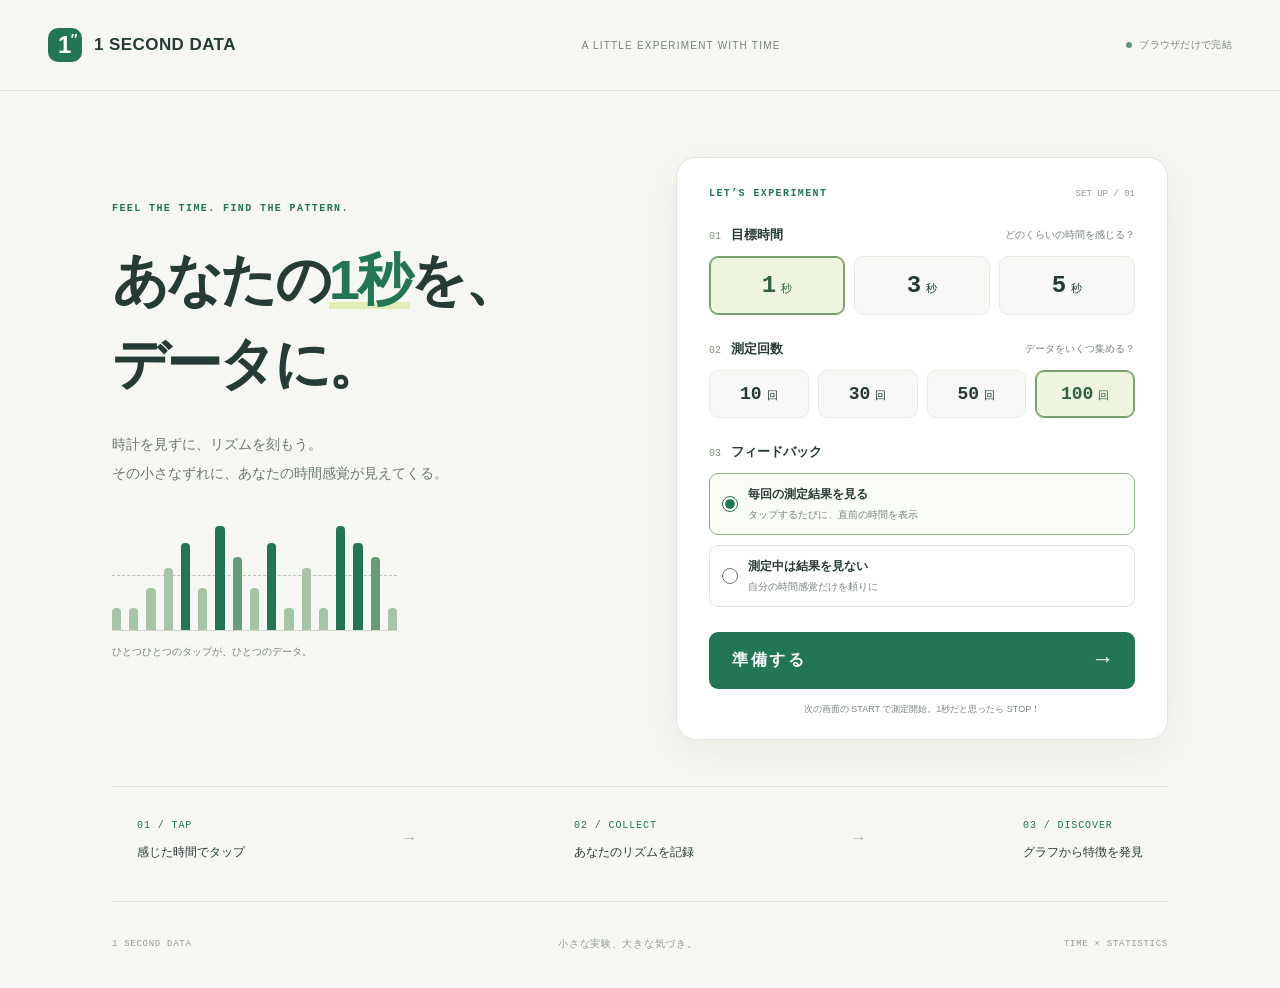
<file: index.html>
<!doctype html>
<html lang="ja">
<head>
  <meta charset="utf-8">
  <meta name="viewport" content="width=device-width, initial-scale=1">
  <meta name="theme-color" content="#f6f7f2">
  <title>1 SECOND DATA — あなたの1秒を、データに。</title>
  <link rel="stylesheet" href="style.css">
  <script src="stats.js" defer></script>
  <script src="experiment-config.js" defer></script>
  <script src="experiment.js" defer></script>
  <script src="app.js" defer></script>
</head>
<body>
  <header class="site-header"><a class="brand" href="./" aria-label="1 SECOND DATA ホーム"><span class="brand-icon">1<span>″</span></span>1 SECOND DATA</a><span class="header-note">A LITTLE EXPERIMENT WITH TIME</span><span class="local-badge"><i></i> ブラウザだけで完結</span></header>
  <main>
    <section id="setup" aria-labelledby="setup-title">
      <div class="intro"><p class="eyebrow">FEEL THE TIME. FIND THE PATTERN.</p><h1 id="setup-title">あなたの<span class="accent">1秒</span>を、<br>データに。</h1><p class="intro-copy">時計を見ずに、リズムを刻もう。<br>その小さなずれに、あなたの時間感覚が見えてくる。</p><div class="sample-wave" aria-hidden="true"><span></span><span></span><span></span><span></span><span></span><span></span><span></span><span></span><span></span><span></span><span></span><span></span><span></span><span></span><span></span><span></span><span></span></div><p class="wave-caption">ひとつひとつのタップが、ひとつのデータ。</p></div>
      <form id="settings" class="settings-card">
        <div class="card-heading"><span class="eyebrow">LET’S EXPERIMENT</span><span class="step-tag">SET UP / 01</span></div>
        <fieldset><legend><span class="number">01</span>目標時間<span class="legend-sub">どのくらいの時間を感じる？</span></legend><div class="choices targets"><label><input type="radio" name="target" value="1" checked><span>1<small>秒</small></span></label><label><input type="radio" name="target" value="3"><span>3<small>秒</small></span></label><label><input type="radio" name="target" value="5"><span>5<small>秒</small></span></label></div></fieldset>
        <fieldset><legend><span class="number">02</span>測定回数<span class="legend-sub">データをいくつ集める？</span></legend><div class="choices counts"><label><input type="radio" name="count" value="10"><span>10<small>回</small></span></label><label><input type="radio" name="count" value="30"><span>30<small>回</small></span></label><label><input type="radio" name="count" value="50"><span>50<small>回</small></span></label><label><input type="radio" name="count" value="100" checked><span>100<small>回</small></span></label></div></fieldset>
        <fieldset><legend><span class="number">03</span>フィードバック</legend><div class="feedback-choices"><label><input type="radio" name="feedback" value="on" checked><span><strong>毎回の測定結果を見る</strong><small>タップするたびに、直前の時間を表示</small></span></label><label><input type="radio" name="feedback" value="off"><span><strong>測定中は結果を見ない</strong><small>自分の時間感覚だけを頼りに</small></span></label></div></fieldset>
        <button class="primary start" type="submit">準備する <span>→</span></button><p class="start-note">次の画面の START で測定開始。<span id="start-target">1秒</span>だと思ったら STOP！</p>
      </form>
      <div class="how-it-works"><div><span>01 / TAP</span><p>感じた時間でタップ</p></div><span class="flow-arrow" aria-hidden="true">→</span><div><span>02 / COLLECT</span><p>あなたのリズムを記録</p></div><span class="flow-arrow" aria-hidden="true">→</span><div><span>03 / DISCOVER</span><p>グラフから特徴を発見</p></div></div>
    </section>
    <section id="measurement" hidden aria-labelledby="measurement-title"><div class="measurement-top"><span class="eyebrow">FEEL YOUR OWN RHYTHM</span><button id="reset" class="text-button">↺ リセット</button></div><h1 id="measurement-title">あなたのリズムで、タップ。</h1><p id="measure-instruction"></p><div class="counter"><strong id="completed">0</strong><span id="total"> / 100</span></div><div class="progress-track"><div id="progress"></div></div><button id="tap" aria-label="START：測定を開始"><span>START</span><small>KEEP YOUR RHYTHM</small></button><div id="feedback-area"><span class="eyebrow" id="feedback-label">LAST TAP</span><p id="last-value" role="status" aria-live="polite">—<small>秒</small></p></div><p class="keyboard-note">タップ・クリック・スペースキーで記録</p></section>
    <section id="results" hidden aria-labelledby="results-title"><div class="results-top"><div><p class="eyebrow">YOUR TIME, VISUALIZED.</p><h1 id="results-title" tabindex="-1">あなたの時間のかたち。</h1><p id="result-context"></p></div><div class="result-actions"><button id="restart" class="primary">もう一度測定する <span>↗</span></button><button id="download-csv" class="text-button" type="button">CSVダウンロード <span aria-hidden="true">↓</span></button></div></div><div id="summary" class="summary-grid"></div><div class="chart-grid"><article class="panel"><div class="panel-head"><div><span class="eyebrow">DISTRIBUTION</span><h2>時間の分布</h2></div><span class="chart-key">目標時間</span></div><p class="panel-copy">どの時間に、タップが集まった？</p><div id="histogram" class="chart"></div><p id="bin-note" class="chart-note"></p><details class="frequency"><summary>度数分布表を見る<span>＋</span></summary><div class="table-scroll"><table><thead><tr><th scope="col">階級（秒）</th><th scope="col">度数</th></tr></thead><tbody id="frequency-body"></tbody><tfoot><tr><th scope="row">合計</th><td id="frequency-total"></td></tr></tfoot></table></div></details></article><article class="panel"><div class="panel-head"><div><span class="eyebrow">OVER TIME</span><h2>タップの移り変わり</h2></div><span class="chart-key">目標時間</span></div><p class="panel-copy">最初から最後まで、リズムはどう変わった？</p><div id="sequence" class="chart"></div><p class="chart-note">点は1回ごとの測定値。すべてのタップを測定順に表示。</p></article></div><details class="panel all-data"><summary>すべての測定データ<span id="data-count"></span></summary><ol id="data-list"></ol></details><p class="result-footnote">統計量は丸める前のデータから計算しています。分散は測定回数 n で割った母分散です。</p></section>
  </main><footer><span>1 SECOND DATA</span><p>小さな実験、大きな気づき。</p><span>TIME × STATISTICS</span></footer>
</body>
</html>
</file>
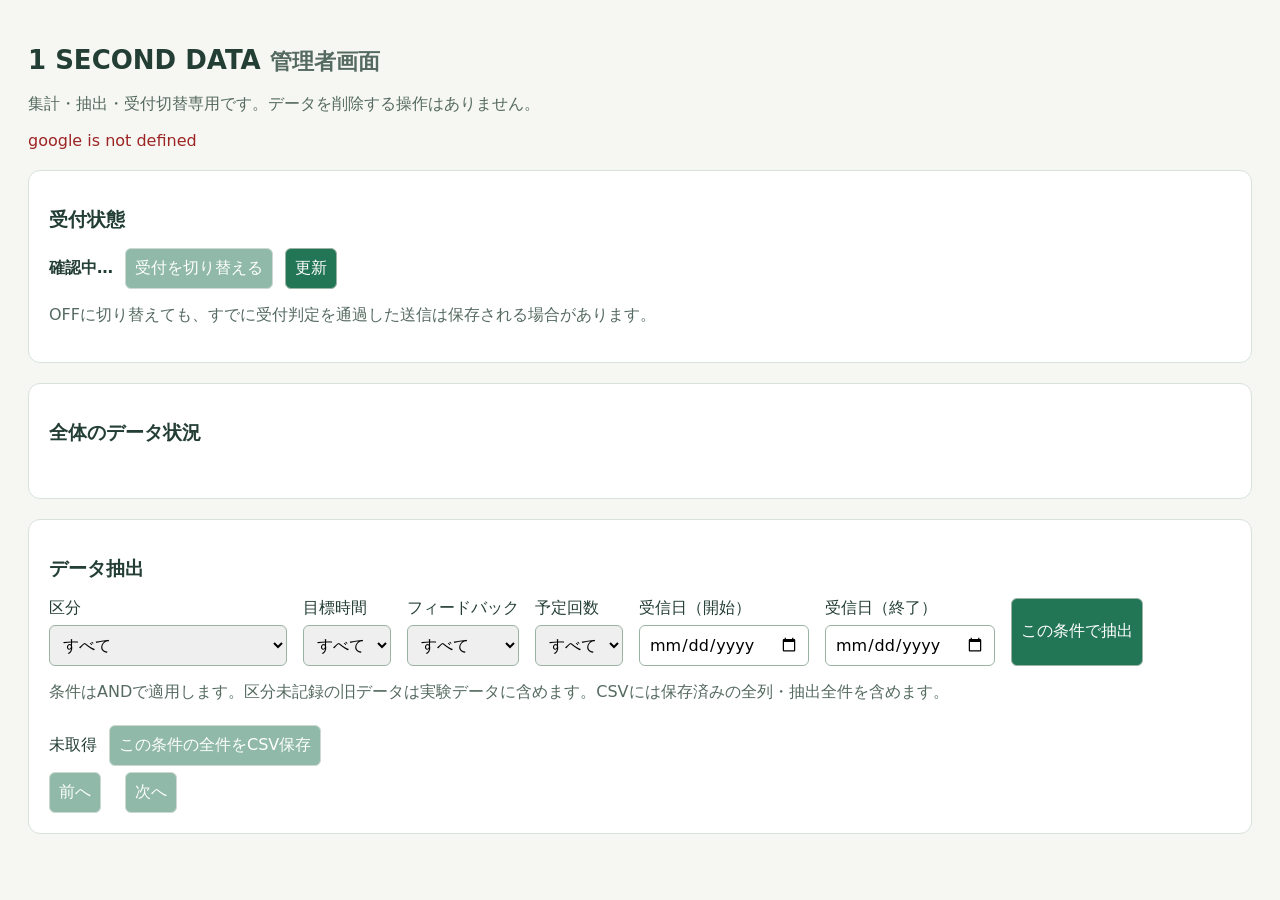
<file: gas/admin/Admin.html>
<!doctype html>
<html lang="ja">
<head><meta charset="utf-8"><meta name="viewport" content="width=device-width, initial-scale=1"><base target="_top"><title>1 SECOND DATA 管理</title>
<style>
*{box-sizing:border-box}body{margin:0;background:#f6f7f2;color:#233e34;font:16px system-ui,sans-serif}main{max-width:1280px;margin:auto;padding:28px}h1{font-size:26px}h2{font-size:19px}section{background:white;border:1px solid #d8e2da;border-radius:12px;padding:20px;margin:20px 0}.cards,form,.breakdowns{display:flex;gap:16px;flex-wrap:wrap}.card{background:#eef4e8;padding:16px;min-width:140px;border-radius:8px}.card strong{display:block;font-size:28px}label{display:flex;flex-direction:column;gap:6px}select,input,button{font:inherit;padding:9px;border:1px solid #9bb3a4;border-radius:6px}button{background:#237655;color:white;cursor:pointer}button:disabled{opacity:.5;cursor:default}small,.note{color:#556a60}#error{color:#9d2424}table{border-collapse:collapse;white-space:nowrap;width:100%}th,td{text-align:left;border-bottom:1px solid #dce5df;padding:9px;font-size:13px}th{background:#eef4e8}.table-scroll{overflow:auto;max-height:560px}.breakdowns>div{flex:1;min-width:200px}.toolbar{display:flex;gap:12px;align-items:center;flex-wrap:wrap}#status{font-weight:bold}@media(max-width:600px){main{padding:12px}section{padding:14px}}
</style></head>
<body><main>
<h1>1 SECOND DATA <small>管理者画面</small></h1>
<p class="note">集計・抽出・受付切替専用です。データを削除する操作はありません。</p>
<p id="error" role="alert"></p><p id="message" role="status" aria-live="polite"></p>
<section><h2>受付状態</h2><div class="toolbar"><span id="status">確認中…</span><button id="toggle" disabled>受付を切り替える</button><button id="refresh">更新</button></div>
<p class="note">OFFに切り替えても、すでに受付判定を通過した送信は保存される場合があります。</p></section>
<section><h2>全体のデータ状況</h2><div class="cards" id="cards"></div><p id="latest"></p><p id="legacy" class="note"></p><div class="breakdowns" id="breakdowns"></div></section>
<section><h2>データ抽出</h2><p id="timezone" class="note"></p>
<form id="filters">
<label>区分<select name="data_type"><option value="">すべて</option><option value="production">実験データ（production）</option><option value="test">開発テスト（test）</option></select></label>
<label>目標時間<select name="target_seconds"><option value="">すべて</option><option>1</option><option>3</option><option>5</option></select></label>
<label>フィードバック<select name="feedback_mode"><option value="">すべて</option><option value="on">on</option><option value="off">off</option></select></label>
<label>予定回数<select name="planned_count"><option value="">すべて</option><option>10</option><option>30</option><option>50</option><option>100</option></select></label>
<label>受信日（開始）<input type="date" name="from"></label><label>受信日（終了）<input type="date" name="to"></label>
<button type="submit">この条件で抽出</button></form>
<p class="note">条件はANDで適用します。区分未記録の旧データは実験データに含めます。CSVには保存済みの全列・抽出全件を含めます。</p>
<div class="toolbar"><p id="count">未取得</p><button id="csv" disabled>この条件の全件をCSV保存</button></div>
<div class="table-scroll"><table id="data"><thead></thead><tbody></tbody></table></div>
<div class="toolbar"><button id="prev" disabled>前へ</button><span id="page"></span><button id="next" disabled>次へ</button></div>
</section></main>
<script>
'use strict';
const $=id=>document.getElementById(id);
let state=null, applied={}, busy=false;
function rpc(name,...args){return new Promise((resolve,reject)=>google.script.run.withSuccessHandler(resolve).withFailureHandler(reject)[name](...args));}
function controls(){
 document.querySelectorAll('button,input,select').forEach(el=>el.disabled=busy);
 $('toggle').disabled=busy||!state;$('csv').disabled=busy||!state||!state.count;
 $('prev').disabled=busy||!state||state.page<=1;$('next').disabled=busy||!state||state.page>=state.totalPages;
}
async function task(work){if(busy)return;busy=true;controls();$('error').textContent='';$('message').textContent='処理中…';try{await work();$('message').textContent='更新しました。';}catch(e){$('error').textContent=e.message||String(e);$('message').textContent='';}finally{busy=false;controls();}}
function element(tag,text){const node=document.createElement(tag);node.textContent=text;return node;}
function render(data){
 state=data;$('status').textContent=data.accepting?'受付 ON（TRUE）':'受付 OFF（FALSE）';$('toggle').textContent=data.accepting?'受付をOFFにする':'受付をONにする';
 $('cards').replaceChildren();for(const [key,label] of [['production','実験データ'],['test','開発テスト'],['total','全データ'],['unknown','区分不明']]){const card=element('div',label);card.className='card';card.append(element('strong',data.summary[key]));$('cards').append(card);}
 $('latest').textContent='最新受信日時：'+(data.summary.latest?new Date(data.summary.latest).toLocaleString('ja-JP',{timeZone:data.timezone})+' ('+data.timezone+')':'データなし');
 $('legacy').textContent=`実験データのうち区分未記録：${data.summary.legacy}件。旧データの元の区分を断定するものではありません。`;
 $('timezone').textContent=`受信日の範囲は両端の日を含みます。タイムゾーン：${data.timezone}`;
 $('breakdowns').replaceChildren();for(const [key,label] of [['target_seconds','目標時間別'],['feedback_mode','フィードバック別'],['planned_count','予定回数別']]){const box=element('div','');box.append(element('h3',label));for(const [value,count]of Object.entries(data.summary[key]))box.append(element('p',`${value}：${count}件`));$('breakdowns').append(box);}
 $('count').textContent=`抽出 ${data.count}件（一覧は1ページ50件）`;$('page').textContent=`${data.page} / ${data.totalPages}`;
 const head=$('data').querySelector('thead'),body=$('data').querySelector('tbody');head.replaceChildren();body.replaceChildren();
 const tr=element('tr','');for(const h of data.headers)tr.append(element('th',h));head.append(tr);
 for(const row of data.rows){const tr=element('tr','');for(const v of row)tr.append(element('td',v));body.append(tr);}
}
async function load(filters,page){const result=await rpc('getDashboard',filters,page);applied={...filters};render(result);}
$('filters').addEventListener('submit',e=>{e.preventDefault();const f=Object.fromEntries(new FormData(e.target));task(()=>load(f,1));});
$('refresh').onclick=()=>task(()=>load(applied,state?.page||1));
$('prev').onclick=()=>task(()=>load(applied,state.page-1));$('next').onclick=()=>task(()=>load(applied,state.page+1));
$('toggle').onclick=()=>{const value=!state.accepting;if(!confirm(`受付を${value?'ON':'OFF'}に変更しますか？`))return;task(async()=>{const result=await rpc('setAccepting',value);state.accepting=result.accepting;render(state);await load(applied,state.page);});};
$('csv').onclick=()=>task(async()=>{const result=await rpc('exportCsv',applied);const url=URL.createObjectURL(new Blob([result.csv],{type:'text/csv;charset=utf-8'}));const a=document.createElement('a');a.href=url;a.download=result.filename;document.body.append(a);a.click();a.remove();setTimeout(()=>URL.revokeObjectURL(url),60000);});
task(()=>load({},1));
</script></body></html>
</file>
<file: style.css>
:root{--bg:#f6f7f2;--paper:#fff;--ink:#263b35;--muted:#78827c;--green:#227655;--lime:#e0edb4;--line:#e0e5dc;--mono:ui-monospace,SFMono-Regular,Consolas,monospace}*{box-sizing:border-box}body{margin:0;background:var(--bg);color:var(--ink);font-family:-apple-system,BlinkMacSystemFont,"Segoe UI","Noto Sans",sans-serif;-webkit-font-smoothing:antialiased}button,input,label,a{-webkit-tap-highlight-color:transparent}button{font:inherit;cursor:pointer;touch-action:manipulation}button:focus-visible,a:focus-visible,summary:focus-visible{outline:3px solid #b4cc60;outline-offset:5px}[hidden]{display:none!important}.site-header{max-width:1360px;margin:auto;padding:28px 48px;display:flex;align-items:center;justify-content:space-between;gap:20px;border-bottom:1px solid var(--line)}.brand{display:flex;align-items:center;gap:12px;color:var(--ink);text-decoration:none;font-weight:800;font-size:17px;letter-spacing:.025em}.brand-icon{width:34px;height:34px;background:var(--green);color:#fff;display:grid;place-content:center;border-radius:10px;font-size:24px;position:relative}.brand-icon span{position:absolute;right:4px;top:3px;font-size:14px}.header-note,.local-badge{font-size:10px;letter-spacing:.12em;color:var(--muted)}.local-badge{letter-spacing:.03em;display:flex;align-items:center;gap:7px}.local-badge i{width:6px;height:6px;background:#649476;border-radius:50%}main{max-width:1120px;margin:auto;padding:66px 32px 40px}#setup{display:grid;grid-template-columns:1fr 1fr;gap:46px 72px}.intro{padding:36px 0 0}.eyebrow{font-family:var(--mono);font-size:10px;letter-spacing:.14em;font-weight:600;color:var(--green)}h1{font-size:56px;line-height:1.5;letter-spacing:-.05em;margin:24px 0}h1 .accent{color:var(--green);position:relative}h1 .accent:after{content:"";position:absolute;bottom:2px;height:7px;background:var(--lime);left:0;right:0;z-index:-1}.intro-copy{font-size:14px;color:#6b7770;line-height:2.1}.sample-wave{display:flex;align-items:end;gap:8px;height:110px;width:285px;margin-top:32px;border-bottom:1px solid #cedbc8;position:relative}.sample-wave:before{content:"";position:absolute;left:0;right:0;top:50%;border-top:1px dashed #b5c8b5}.sample-wave span{background:#a6c5a5;border-radius:4px 4px 0 0;width:11px;height:20%;z-index:1}.sample-wave span:nth-child(3n){height:38%}.sample-wave span:nth-child(4n){height:57%}.sample-wave span:nth-child(5n){height:80%;background:var(--green)}.sample-wave span:nth-child(7n){height:95%;background:var(--green)}.sample-wave span:nth-child(8n){height:67%;background:#689b78}.wave-caption{font-size:10px;color:var(--muted);margin-top:14px}.settings-card{background:var(--paper);padding:30px 32px 23px;border:1px solid var(--line);border-radius:20px;box-shadow:0 12px 40px #293c3510}.card-heading{display:flex;justify-content:space-between;align-items:center;margin-bottom:27px}.step-tag{font:9px var(--mono);color:#919990}fieldset{padding:0;border:0;margin:0 0 25px;min-width:0}legend{font-size:13px;font-weight:700;margin-bottom:12px;width:100%;padding:0}.number{font:10px var(--mono);color:#82937f;margin-right:10px}.legend-sub{font-size:10px;font-weight:400;color:var(--muted);float:right;margin-top:2px}.choices{display:grid;gap:9px}.targets{grid-template-columns:repeat(3,1fr)}.counts{grid-template-columns:repeat(4,1fr)}.choices label{position:relative;cursor:pointer}.choices input{position:absolute;opacity:0;width:100%;height:100%;margin:0}.choices label>span{display:block;text-align:center;padding:15px 4px;background:#f7f8f5;border:1px solid #e8ebe3;border-radius:9px;font:600 24px var(--mono);transition:background .15s}.choices small{font:11px sans-serif;margin-left:5px}.counts label>span{font-size:18px;padding:13px 4px}.choices input:checked+span{background:#eef5df;border-color:#79a06c;color:#306344;box-shadow:inset 0 0 0 1px #79a06c}.choices input:focus-visible+span{outline:3px solid #b4cc60;outline-offset:3px}.feedback-choices{display:grid;gap:10px}.feedback-choices label{display:flex;align-items:center;gap:10px;border:1px solid var(--line);border-radius:9px;padding:12px;cursor:pointer}.feedback-choices label:has(input:checked){border-color:#91ad83;background:#fafcf6}.feedback-choices input{accent-color:var(--green);width:16px;height:16px;margin:0}.feedback-choices strong{display:block;font-size:12px;font-weight:600}.feedback-choices small{display:block;font-size:10px;color:var(--muted);margin-top:5px}.primary{background:var(--green);color:#fff;border:0;border-radius:9px;padding:17px 23px;font-size:13px;font-weight:600;display:flex;align-items:center;justify-content:space-between;gap:25px}.primary:hover{background:#195e43}.start{width:100%;font:600 16px var(--mono);letter-spacing:.16em}.start span{font-size:23px;line-height:1}.start-note{text-align:center;font-size:9px;color:var(--muted);margin:14px 0 0}.how-it-works{grid-column:1/-1;display:flex;justify-content:space-between;align-items:center;border-top:1px solid var(--line);padding:27px 25px 0;gap:16px}.how-it-works div>span{font:10px var(--mono);letter-spacing:.09em;color:var(--green)}.how-it-works p{font-size:12px;margin-bottom:0}.flow-arrow{color:#acb8aa}footer{max-width:1056px;margin:0 auto;padding:25px 0;border-top:1px solid var(--line);display:flex;justify-content:space-between;align-items:center;color:#929b92;font:9px var(--mono);letter-spacing:.08em}footer p{font:10px sans-serif}#measurement{max-width:700px;margin:0 auto;text-align:center}.measurement-top{display:flex;justify-content:space-between;align-items:center}.text-button{border:1px solid var(--line);border-radius:8px;background:transparent;color:var(--muted);padding:10px 14px;font-size:12px}#measurement h1{font-size:26px;margin:30px 0 8px}#measure-instruction{color:var(--muted);font-size:13px}.counter{font:30px var(--mono);margin-top:30px}.counter strong{font-size:52px;font-weight:500}.counter span{color:#9aa59b}.progress-track{height:4px;background:#e1e7d8;max-width:340px;margin:16px auto 26px;border-radius:4px;overflow:hidden}#progress{height:100%;background:var(--green);width:0}#tap{width:min(100%,360px);height:290px;border:0;border-radius:40px;background:var(--green);color:#fff;box-shadow:0 9px 0 #18563d,0 18px 40px #22765520;touch-action:manipulation;user-select:none;-webkit-user-select:none;display:flex;flex-direction:column;justify-content:center;align-items:center;gap:15px;margin:auto}#tap span{font:500 82px var(--mono);letter-spacing:.07em}#tap small{font:9px var(--mono);letter-spacing:.2em;color:#b9d5be}#tap:active{transform:translateY(5px);box-shadow:0 4px 0 #18563d}#feedback-area{min-height:116px;padding-top:30px}#last-value{font:36px var(--mono);margin:8px 0}#last-value small{font:13px sans-serif;margin-left:7px}.keyboard-note{font-size:10px;color:var(--muted);margin:10px 0 25px}.results-top{display:flex;justify-content:space-between;align-items:center;gap:20px;margin-bottom:30px}.results-top h1{font-size:32px;margin:10px 0}.results-top p:not(.eyebrow){font-size:12px;color:var(--muted)}.summary-grid{display:grid;grid-template-columns:repeat(4,1fr);gap:12px;margin-bottom:28px}.stat{padding:22px;background:white;border:1px solid var(--line);border-radius:12px}.stat.highlight{background:#eaf2db;border-color:#d7e5c3}.stat-label{font-size:11px;color:#687565}.stat-value{font:28px var(--mono);margin-top:12px;overflow-wrap:anywhere}.stat-value small{font:11px sans-serif;margin-left:5px}.stat:first-child{background:var(--green);color:#fff}.stat:first-child .stat-label{color:#d2e5d7}.chart-grid{display:grid;grid-template-columns:1fr 1fr;gap:20px}.panel{background:#fff;border:1px solid var(--line);border-radius:14px;padding:24px;min-width:0}.panel-head{display:flex;justify-content:space-between;gap:10px;align-items:center}.panel h2{font-size:19px;margin:8px 0 0}.panel-copy{font-size:11px;color:var(--muted);margin:13px 0 20px}.chart-key{font-size:9px;color:#8b7650;white-space:nowrap}.chart-key:before{content:"";display:inline-block;width:14px;border-top:2px dashed #b89146;margin-right:5px;vertical-align:middle}.chart svg{display:block;width:100%;height:auto;overflow:visible}.chart-note{font-size:10px;color:var(--muted);line-height:1.8;min-height:36px;margin:15px 0 0}summary{cursor:pointer;font-size:12px;font-weight:600;touch-action:manipulation}summary span{float:right;color:var(--muted)}.frequency{margin-top:15px;border-top:1px solid var(--line);padding-top:17px}.table-scroll{max-height:300px;overflow:auto}table{width:100%;border-collapse:collapse;font-size:11px;margin-top:15px}th,td{text-align:left;padding:10px 6px;border-bottom:1px solid var(--line)}td:last-child,th:last-child{text-align:right;font-variant-numeric:tabular-nums}.all-data{margin-top:20px}.all-data ol{list-style:none;padding:0;display:grid;grid-template-columns:repeat(4,1fr);gap:0 25px;max-height:400px;overflow:auto}.all-data li{display:flex;justify-content:space-between;font-size:11px;padding:12px 0;border-bottom:1px solid var(--line);gap:10px}.all-data li span{color:var(--muted)}.all-data li strong{font-family:var(--mono);font-weight:500}.result-footnote{font-size:10px;color:var(--muted);line-height:1.8;margin-top:20px}@media(min-width:1300px){main{padding-top:80px}}@media(max-width:850px){.header-note{display:none}main{padding:35px 24px}#setup{gap:35px}.intro{padding-top:25px}h1{font-size:44px}.settings-card{padding:24px}.legend-sub{display:none}.chart-grid{grid-template-columns:1fr}.summary-grid{grid-template-columns:repeat(4,1fr)}.stat{padding:17px}.stat-value{font-size:23px}footer{margin:0 24px}.site-header{padding:22px 24px}}@media(max-width:600px){.site-header{padding:18px 20px}.brand{font-size:14px}.local-badge{font-size:8px}.brand-icon{width:29px;height:29px}main{padding:24px 20px 30px}#setup{grid-template-columns:1fr;gap:25px}.intro{padding:6px 3px 0}.intro .eyebrow{font-size:9px}h1{font-size:42px;line-height:1.4;margin:17px 0}.intro-copy{font-size:12px;line-height:1.9}.sample-wave,.wave-caption{display:none}.settings-card{padding:25px 23px}.legend-sub{display:inline;font-size:9px}.how-it-works{padding:22px 0 0;gap:9px}.how-it-works div>span{font-size:8px}.how-it-works p{font-size:9px}.flow-arrow{font-size:10px}footer{padding:20px 0}footer>span:last-child{display:none}.results-top{display:block}.results-top h1{font-size:28px}.results-top .primary{margin-top:20px;width:100%;justify-content:center}.summary-grid{grid-template-columns:repeat(2,1fr);gap:9px}.stat-value{font-size:26px}.panel{padding:20px 16px}.all-data ol{grid-template-columns:repeat(2,1fr)}#measurement h1{font-size:22px}.counter{margin-top:23px}#tap{height:280px;width:100%;max-width:360px}.keyboard-note{font-size:9px}#feedback-area{min-height:105px}.measurement-top .eyebrow{font-size:9px}}@media(prefers-reduced-motion:reduce){*{transition:none!important}}@media(max-height:740px) and (min-width:601px){#measurement h1{margin-top:15px}.counter{margin-top:12px}#tap{height:210px}#feedback-area{padding-top:22px}body:has(#measurement:not([hidden])) main{padding-top:25px}} 

.result-actions{display:flex;flex-direction:column;gap:10px;flex-shrink:0}.result-actions #download-csv{min-height:44px;color:var(--green);background:var(--paper);font-weight:600}.result-actions #download-csv:hover{background:#eef5df}
</file>
